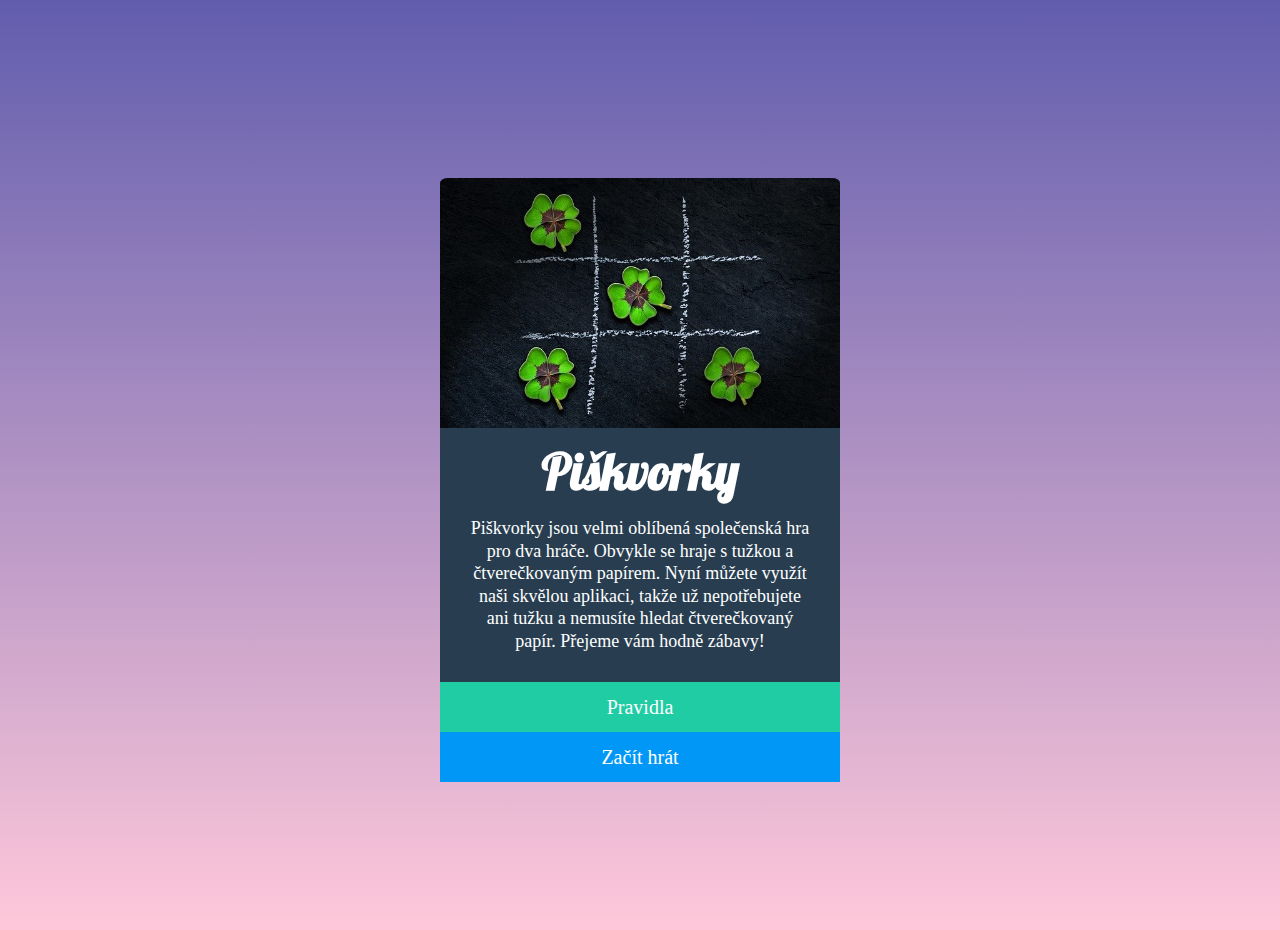
<file: index.html>
<!DOCTYPE html>
<html lang="en">
  <head>
    <meta charset="UTF-8" />
    <meta http-equiv="X-UA-Compatible" content="IE=edge" />
    <meta name="viewport" content="width=device-width, initial-scale=1.0" />
    <meta name="viewport" content="width=device-width, initial-scale=1" />
    <title>Document</title>
    <link rel="stylesheet" href="styly.css" />
  </head>
  <link rel="preconnect" href="https://fonts.googleapis.com" />
  <link rel="preconnect" href="https://fonts.gstatic.com" crossorigin />
  <link
    href="https://fonts.googleapis.com/css2?family=Lobster&display=swap"
    rel="stylesheet"
  />
  <body>
    <div class="game">
      <div class="container-picture">
        <img class="main" src="images/uvodni.jpg" alt="Picture" />
      </div>
      <div class="box-main">
        <h1>Piškvorky</h1>
        <p id="explanation">
          Piškvorky jsou velmi oblíbená společenská hra pro dva hráče. Obvykle
          se hraje s tužkou a čtverečkovaným papírem. Nyní můžete využít naši
          skvělou aplikaci, takže už nepotřebujete ani tužku a nemusíte hledat
          čtverečkovaný papír. Přejeme vám hodně zábavy!
        </p>
      </div>
      <div class="container-buttons">
        <a class="pravidla" href="pravidla.html">Pravidla</a>
        <a class="zacithrat" href="hra.html">Začít hrát</a>
      </div>
    </div>
  </body>
</html>
</file>
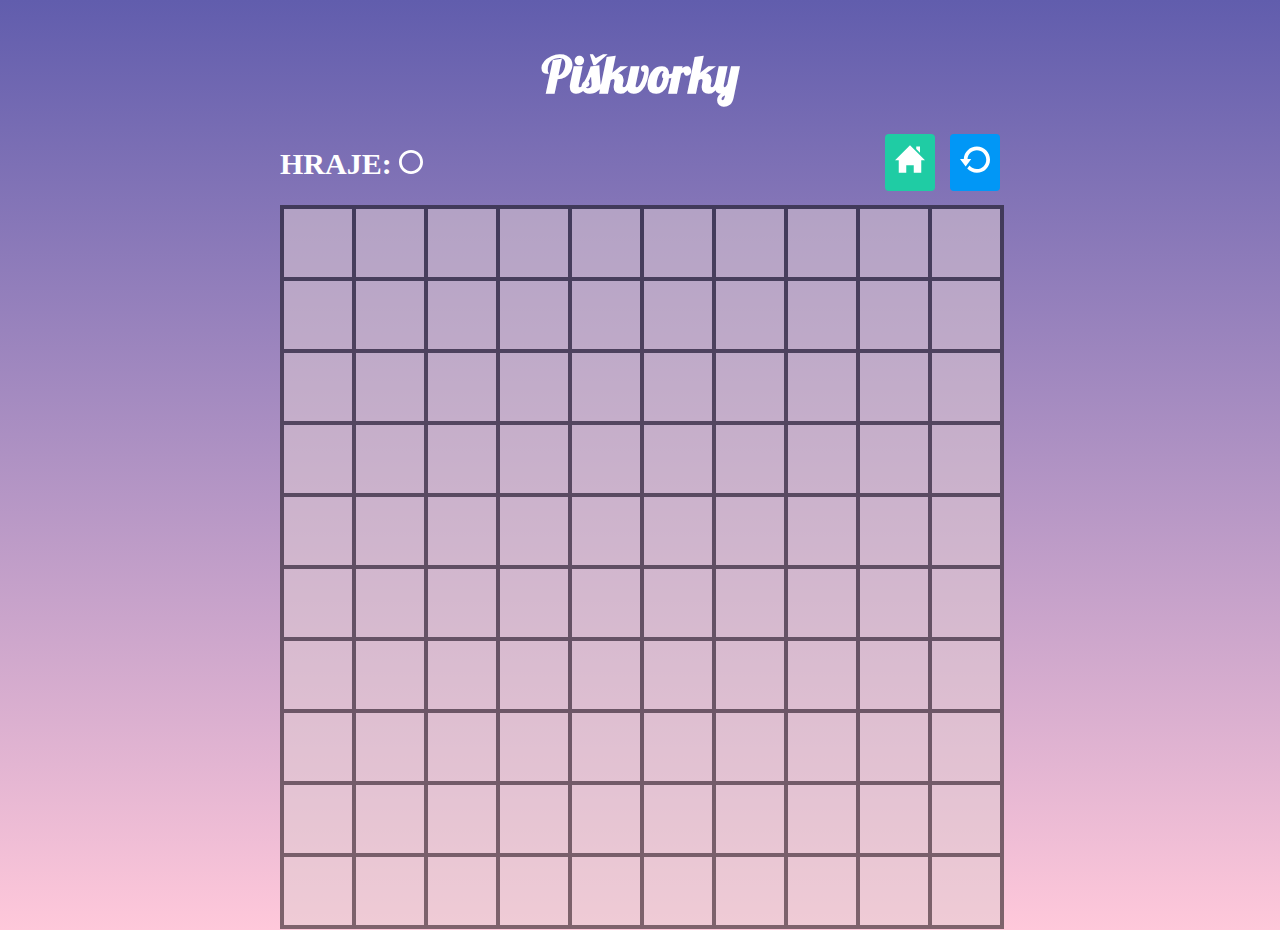
<file: hra.html>
<!DOCTYPE html>
<html lang="en">
  <head>
    <meta charset="UTF-8" />
    <meta http-equiv="X-UA-Compatible" content="IE=edge" />
    <meta name="viewport" content="width=device-width, initial-scale=1.0" />
    <link rel="stylesheet" href="styly.css" />
    <link
      href="https://fonts.googleapis.com/css2?family=Lobster&display=swap"
      rel="stylesheet"
    />
    <script src="index.js" type="module"></script>
    <title>Document</title>
  </head>
  <body>
    <div class="board">
      <h1>Piškvorky</h1>
      <div id="players">
        <section>
          <p id="hraje">
            HRAJE: <img id="circle" src="images/circle.svg" alt="circle" />
          </p>
          <a class="home-symbol" href="index.html"
            ><img class="icon" src="images/home.svg" alt="home"
          /></a>
          <a class="play-symbol" href="hra.html"
            ><img class="icon" src="images/restart.svg" alt="restart"
          /></a>
        </section>
      </div>
      <div class="field">
        <button></button>
        <button></button>
        <button></button>
        <button></button>
        <button></button>
        <button></button>
        <button></button>
        <button></button>
        <button></button>
        <button></button>
        <button></button>
        <button></button>
        <button></button>
        <button></button>
        <button></button>
        <button></button>
        <button></button>
        <button></button>
        <button></button>
        <button></button>
        <button></button>
        <button></button>
        <button></button>
        <button></button>
        <button></button>
        <button></button>
        <button></button>
        <button></button>
        <button></button>
        <button></button>
        <button></button>
        <button></button>
        <button></button>
        <button></button>
        <button></button>
        <button></button>
        <button></button>
        <button></button>
        <button></button>
        <button></button>
        <button></button>
        <button></button>
        <button></button>
        <button></button>
        <button></button>
        <button></button>
        <button></button>
        <button></button>
        <button></button>
        <button></button>
        <button></button>
        <button></button>
        <button></button>
        <button></button>
        <button></button>
        <button></button>
        <button></button>
        <button></button>
        <button></button>
        <button></button>
        <button></button>
        <button></button>
        <button></button>
        <button></button>
        <button></button>
        <button></button>
        <button></button>
        <button></button>
        <button></button>
        <button></button>
        <button></button>
        <button></button>
        <button></button>
        <button></button>
        <button></button>
        <button></button>
        <button></button>
        <button></button>
        <button></button>
        <button></button>
        <button></button>
        <button></button>
        <button></button>
        <button></button>
        <button></button>
        <button></button>
        <button></button>
        <button></button>
        <button></button>
        <button></button>
        <button></button>
        <button></button>
        <button></button>
        <button></button>
        <button></button>
        <button></button>
        <button></button>
        <button></button>
        <button></button>
        <button></button>
      </div>
    </div>
  </body>
</html>
</file>
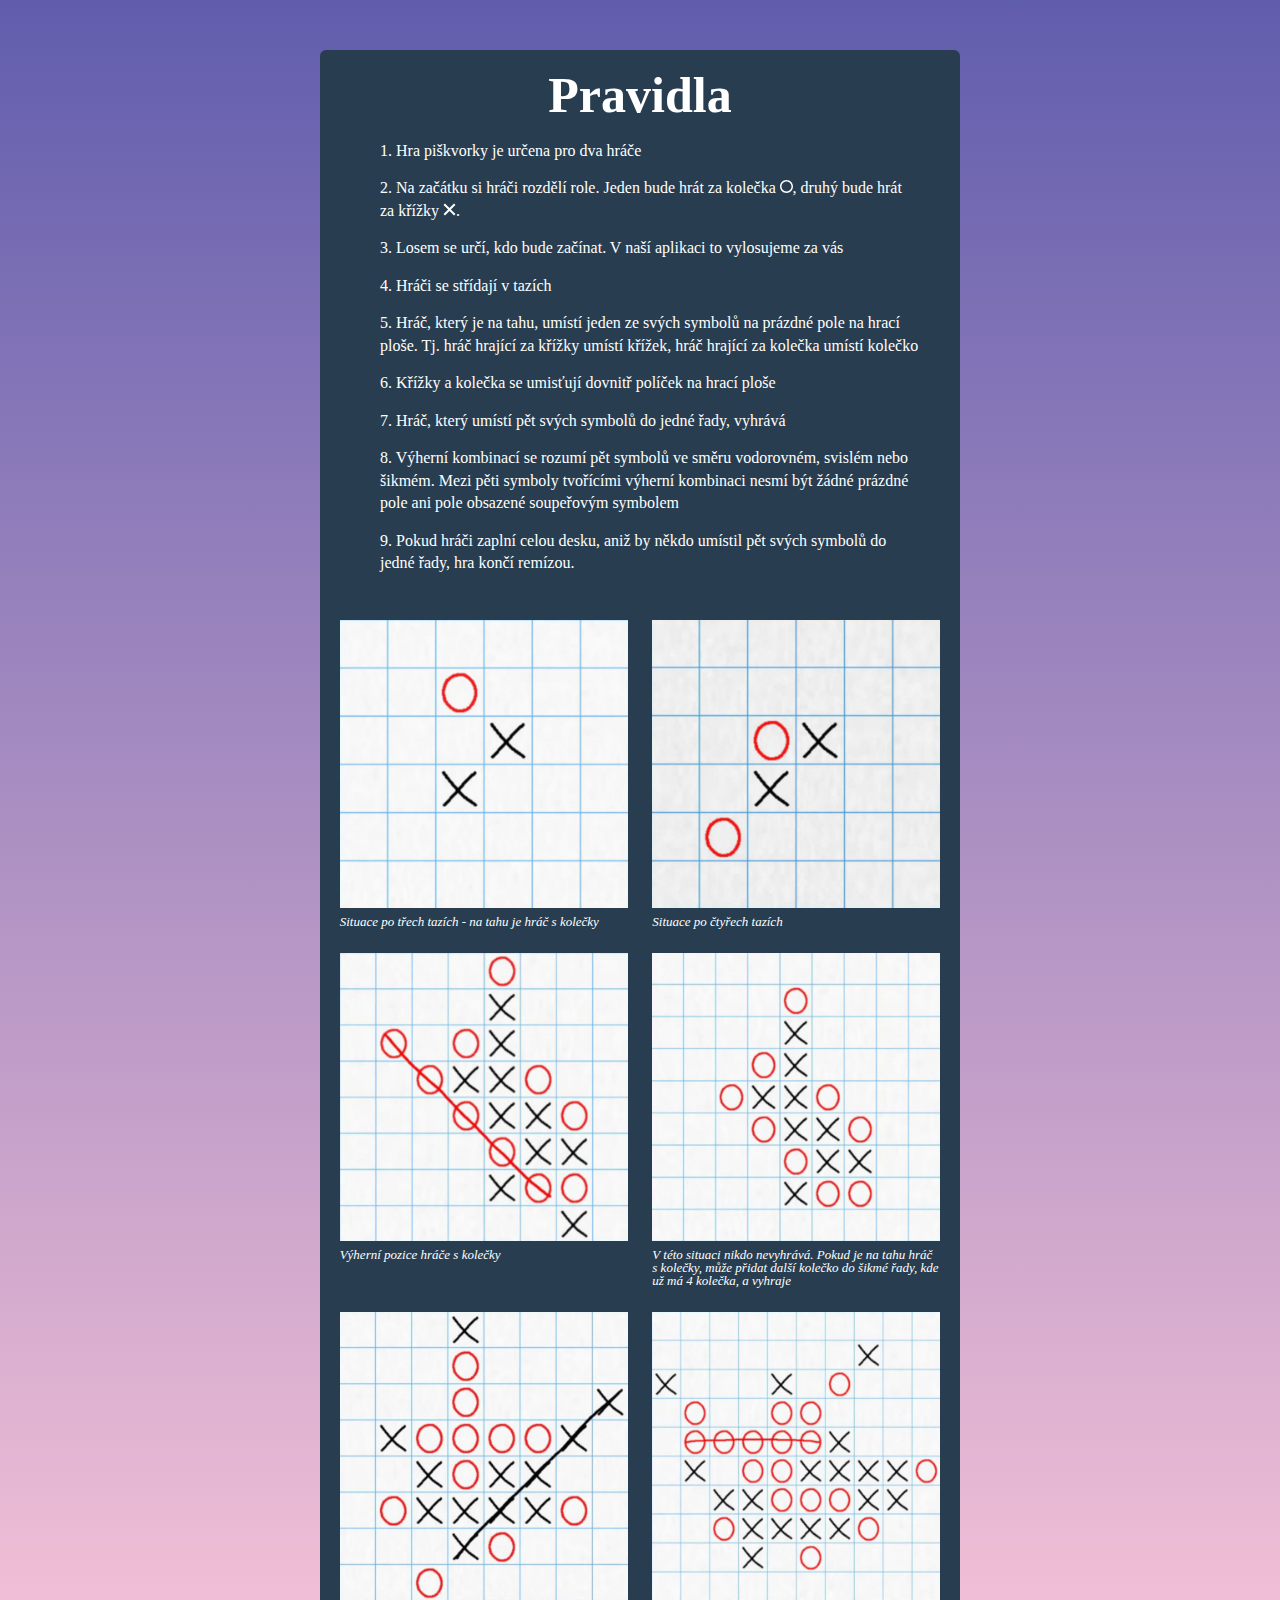
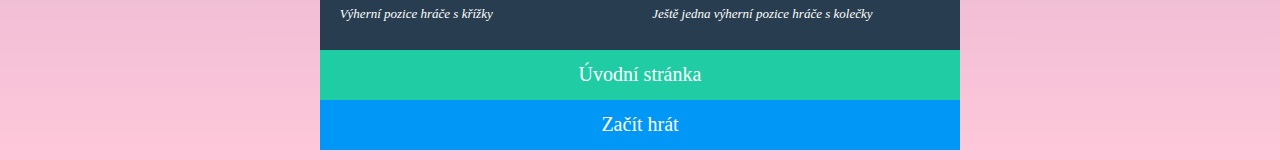
<file: pravidla.html>
<!DOCTYPE html>
<html lang="en">
  <head>
    <meta charset="UTF-8" />
    <meta http-equiv="X-UA-Compatible" content="IE=edge" />
    <meta name="viewport" content="width=device-width, initial-scale=1.0" />
    <meta name="viewport" content="width=device-width, initial-scale=1" />
    <link rel="stylesheet" href="styly.css" />
    <title>Document</title>
  </head>
  <body>
    <div class="rules">
      <h1>Pravidla</h1>
      <div class="description">
        <ul>
          1. Hra piškvorky je určena pro dva hráče
        </ul>
        <ul>
          2. Na začátku si hráči rozdělí role. Jeden bude hrát za kolečka
          <img id="circle" src="images/circle.svg" alt="circle" />, druhý bude
          hrát za křížky
          <img id="cross" src="images/cross.svg" alt="cross" />.
        </ul>
        <ul>
          3. Losem se určí, kdo bude začínat. V naší aplikaci to vylosujeme za
          vás
        </ul>
        <ul>
          4. Hráči se střídají v tazích
        </ul>
        <ul>
          5. Hráč, který je na tahu, umístí jeden ze svých symbolů na prázdné
          pole na hrací ploše. Tj. hráč hrající za křížky umístí křížek, hráč
          hrající za kolečka umístí kolečko
        </ul>
        <ul>
          6. Křížky a kolečka se umisťují dovnitř políček na hrací ploše
        </ul>
        <ul>
          7. Hráč, který umístí pět svých symbolů do jedné řady, vyhrává
        </ul>
        <ul>
          8. Výherní kombinací se rozumí pět symbolů ve směru vodorovném,
          svislém nebo šikmém. Mezi pěti symboly tvořícími výherní kombinaci
          nesmí být žádné prázdné pole ani pole obsazené soupeřovým symbolem
        </ul>
        <ul>
          9. Pokud hráči zaplní celou desku, aniž by někdo umístil pět svých
          symbolů do jedné řady, hra končí remízou.
        </ul>
      </div>
      <div class="instructions">
        <figure>
          <img
            class="example"
            src="images/instructions-01.jpg"
            alt="picture1"
          />
          <figcaption>
            Situace po třech tazích - na tahu je hráč s kolečky
          </figcaption>
        </figure>
        <figure>
          <img
            class="example"
            src="images/instructions-02.jpg"
            alt="picture2"
          />
          <figcaption>Situace po čtyřech tazích</figcaption>
        </figure>
        <figure>
          <img
            class="example"
            src="images/instructions-03.jpg"
            alt="picture3"
          />
          <figcaption>Výherní pozice hráče s kolečky</figcaption>
        </figure>
        <figure>
          <img
            class="example"
            src="images/instructions-04.jpg"
            alt="picture4"
          />
          <figcaption>
            V této situaci nikdo nevyhrává. Pokud je na tahu hráč s kolečky,
            může přidat další kolečko do šikmé řady, kde už má 4 kolečka, a
            vyhraje
          </figcaption>
        </figure>
        <figure>
          <img
            class="example"
            src="images/instructions-05.jpg"
            alt="picture5"
          />
          <figcaption>Výherní pozice hráče s křížky</figcaption>
        </figure>
        <figure>
          <img
            class="example"
            src="images/instructions-06.jpg"
            alt="picture6"
          />
          <figcaption>Ještě jedna výherní pozice hráče s kolečky</figcaption>
        </figure>
      </div>

      <div class="container-buttons">
        <a class="homePage" href="index.html">Úvodní stránka</a>
        <a class="zacithrat" href="hra.html">Začít hrát</a>
      </div>
    </div>
  </body>
</html>
</file>
<file: styly.css>
body {
  background-image: linear-gradient(#615dad, #ffc8da);
  color: #ffffff;
  margin: 0;
  padding-top: 30px;
  background-repeat: no-repeat;
  min-height: 100vh;
}
img.main {
  display: flex;
  overflow: hidden;
  align-items: flex-start;
  width: 400px;
  height: 250px;
  justify-content: center;
  margin: auto;
  border-radius: 2% 2% 0 0;
}
.game {
  display: flex;
  flex-direction: column;
  width: 400px;
  height: 590px;
  background-color: #283e50;
  justify-content: center;
  margin: auto;
}
h1 {
  font-family: 'Lobster', cursive;
  text-align: center;
  justify-content: center;
  font-size: 50px;
}
p#explanation {
  display: flex;
  flex-direction: column;
  width: 340px;
  justify-content: center;
  margin: auto;
  text-align: center;
  font-size: large;
  margin-top: 0px;
  margin-bottom: 30px;
}
.pravidla,
.homePage {
  display: flex;
  flex-direction: column;
  position: relative;
  height: 50px;
  justify-content: center;
  margin: auto;
  text-align: center;
  font-size: 20px;
  color: #ffffff;
  background-color: #1fcca4;
  text-decoration: none;
}
.zacithrat {
  display: flex;
  flex-direction: column;
  position: relative;
  height: 50px;
  justify-content: center;
  margin: auto;
  text-align: center;
  font-size: 20px;
  color: #ffffff;
  background-color: #0197f6;
  text-decoration: none;
}
.pravidla:hover {
  background-color: #1cbb96;
}
.home-symbol:hover {
  background-color: #1cbb96;
}
.homePage:hover {
  background-color: #1cbb96;
}
.zacithrat:hover {
  background-color: #0090e9;
}
.play-symbol:hover {
  background-color: #0090e9;
}

.rules {
  background-color: #283e50;
  max-width: 100%;
  color: white;
  display: flex;
  flex-direction: column;
  border-radius: 6px 6px 0px 0px;
  margin-block-start: 55px;
  margin-block-end: 130px;
  margin-left: auto;
  margin-right: auto;
  max-width: 80vmin;
  align-self: center;
}
.description {
  display: block;
}

ul {
  text-align: initial;
  margin: 0 40px 15px 40px;
}

.description #cross,
.description #circle,
.board #cross,
.board #circle {
  width: 0.8em;
  filter: invert(100%);
}

.instructions {
  display: flex;
  flex-direction: column;
  max-width: 100%;
  line-height: 150%;
  font-style: italic;
}

figure {
  max-width: 100%;
  display: block;
}

img.example {
  max-width: 100%;
  flex-shrink: 0;
  margin-bottom: 5px;
}

@media (min-width: 640px) {
  .rules {
    margin-block-start: 25px;
    margin-block-end: 10px;
    margin-left: auto;
    margin-right: auto;
    padding-top: 0;
    align-self: center;
  }

  ul {
    margin: 0 40px 15px 20px;
    font-size: 16px;
  }

  .instructions {
    flex-wrap: wrap;
    flex-direction: row;
    width: 100%;
    justify-content: space-evenly;
    margin: 25px 0 10px 0;
  }

  figure {
    margin: 5px 5px 20px 5px;
    max-width: 45%;
    font-size: 13px;
    line-height: 100%;
  }
}

@media (min-width: 960px) {
  body {
    display: flex;
    flex-direction: column;
    font-size: 15px;
    line-height: 150%;
  }
  .rules {
    margin-block-start: 20px;
    max-width: 50%;
  }
}
.icon {
  height: 30px;
  width: 30px;
  margin: 10px;
}
.symbol {
  border-radius: 4px;
  width: 50px;
  height: 50px;
}
.home-symbol {
  border-radius: 4px;
  background-color: #1fcca4;
  margin: 0px 1em 0 auto;
}
.play-symbol {
  border-radius: 4px;
  background-color: #0197f6;
}

.board {
  display: flex;
  flex-direction: column;
  margin-left: auto;
  margin-right: auto;
  max-width: 80vmin;
  align-self: center;
}
.field {
  min-height: 80vmin;
  width: 100%;
  display: flex;
  flex-wrap: wrap;
  background-color: rgb(226, 207, 211);
  opacity: 0.5;
  border: 2px solid black;
}
button {
  flex-basis: 10%;
  border: 2px solid black;
  height: 8vmin;
  background-color: transparent;
  cursor: pointer;
  background-size: 0;
  transition: ease-in 0.15s background-size;
}
section {
  display: flex;
  align-items: center;
}
#hraje {
  font-size: 30px;
  font-weight: bold;
}
button:hover {
  background-color: rgb(230, 220, 225);
}
.board__field--circle {
  color: black;
  background-image: url('images/circle.svg');
  background-position: center;
  background-size: 70%;
  background-repeat: no-repeat;
}

.board__field--cross {
  color: black;
  background-image: url('images/cross.svg');
  background-position: center;
  background-size: 70%;
  background-repeat: no-repeat;
}

.board__field--circle {
  background-image: 100%;
}
</file>
